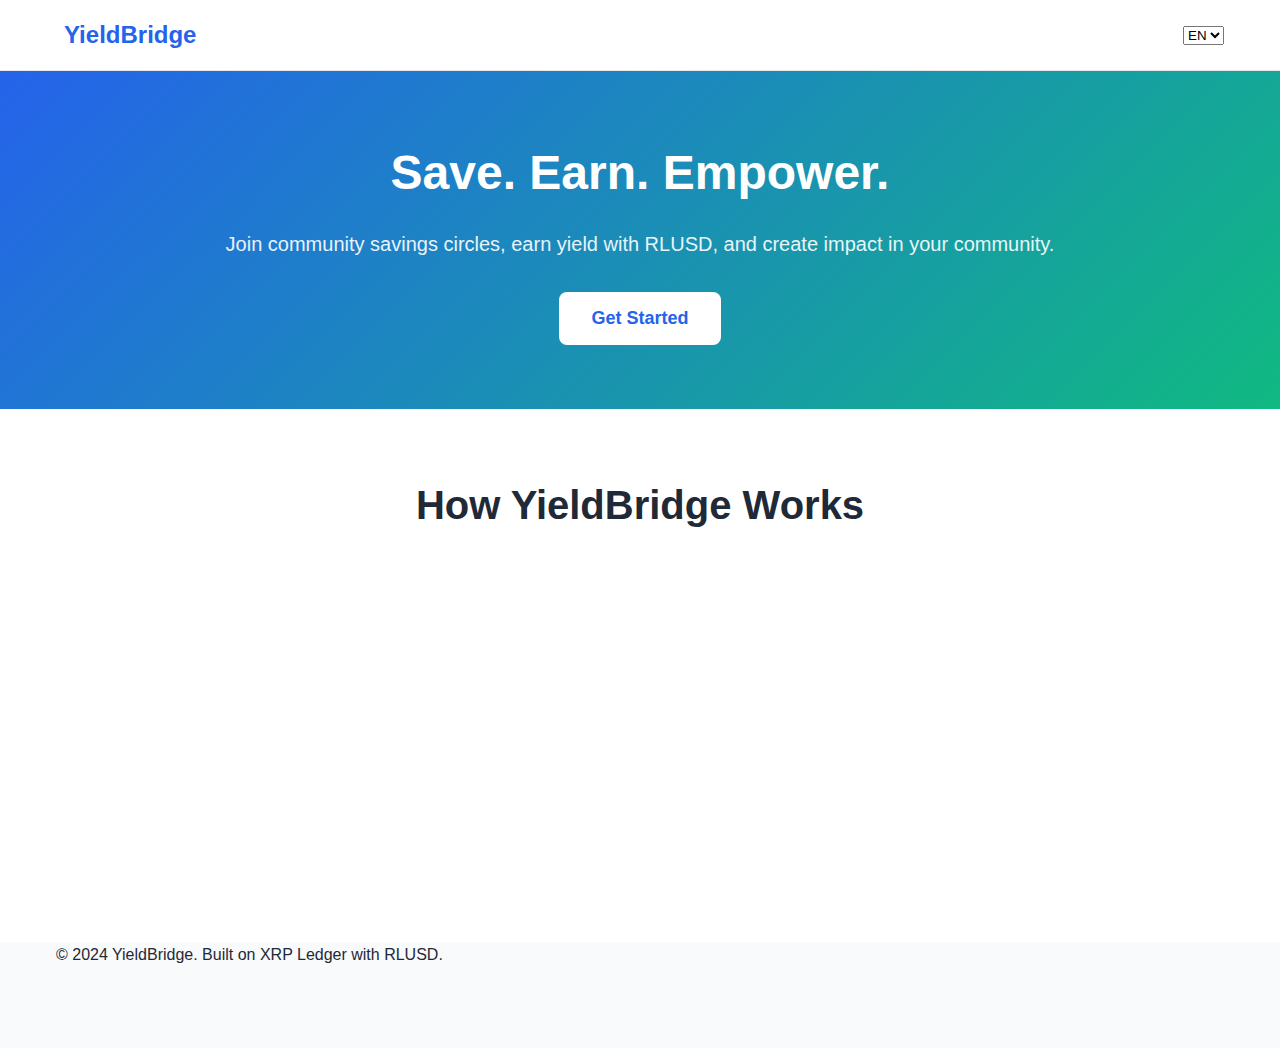
<file: index.html>
<!DOCTYPE html>
<html lang="en">
<head>
    <meta charset="UTF-8">
    <meta name="viewport" content="width=device-width, initial-scale=1.0">
    <title>YieldBridge - Save. Earn. Empower.</title>
    <link rel="stylesheet" href="styles/main.css">
    <link rel="stylesheet" href="https://cdnjs.cloudflare.com/ajax/libs/font-awesome/6.0.0/css/all.min.css">
</head>
<body>
    <header class="header">
        <div class="container">
            <div class="logo">
                <i class="fas fa-bridge-circle-exclamation"></i>
                <span>YieldBridge</span>
            </div>
            <div class="language-selector">
                <select id="languageSelect">
                    <option value="en">EN</option>
                    <option value="es">ES</option>
                    <option value="fr">FR</option>
                </select>
            </div>
        </div>
    </header>

    <main class="landing-main">
        <section class="hero">
            <div class="container">
                <h1 data-translate="hero.title">Save. Earn. Empower.</h1>
                <p data-translate="hero.subtitle">Join community savings circles, earn yield with RLUSD, and create impact in your community.</p>
                <button class="cta-button" onclick="checkWalletAndRedirect()" data-translate="hero.cta">Get Started</button>
            </div>
        </section>

        <section class="explainer">
            <div class="container">
                <h2 data-translate="explainer.title">How YieldBridge Works</h2>
                <div class="steps">
                    <div class="step">
                        <div class="step-icon">
                            <i class="fas fa-wallet"></i>
                        </div>
                        <h3 data-translate="explainer.step1.title">1. Connect Wallet</h3>
                        <p data-translate="explainer.step1.desc">Connect your XRP Ledger wallet or create a new one</p>
                    </div>
                    <div class="step">
                        <div class="step-icon">
                            <i class="fas fa-users"></i>
                        </div>
                        <h3 data-translate="explainer.step2.title">2. Join Savings Circle</h3>
                        <p data-translate="explainer.step2.desc">Connect with community members in trusted savings groups</p>
                    </div>
                    <div class="step">
                        <div class="step-icon">
                            <i class="fas fa-chart-line"></i>
                        </div>
                        <h3 data-translate="explainer.step3.title">3. Earn Yield</h3>
                        <p data-translate="explainer.step3.desc">Generate safe returns through automated DeFi strategies</p>
                    </div>
                    <div class="step">
                        <div class="step-icon">
                            <i class="fas fa-heart"></i>
                        </div>
                        <h3 data-translate="explainer.step4.title">4. Create Impact</h3>
                        <p data-translate="explainer.step4.desc">Donate portion of yield to local community causes</p>
                    </div>
                </div>
            </div>
        </section>
    </main>

    <footer class="footer">
        <div class="container">
            <p>&copy; 2024 YieldBridge. Built on XRP Ledger with RLUSD.</p>
        </div>
    </footer>

    <script src="js/i18n.js"></script>
    <script src="js/main.js"></script>
    <script>
        function checkWalletAndRedirect() {
            const existingWallet = localStorage.getItem('yieldbridge_wallet');
            if (existingWallet) {
                window.location.href = 'dashboard.html';
            } else {
                window.location.href = 'wallet-setup.html';
            }
        }
    </script>
</body>
</html>
</file>
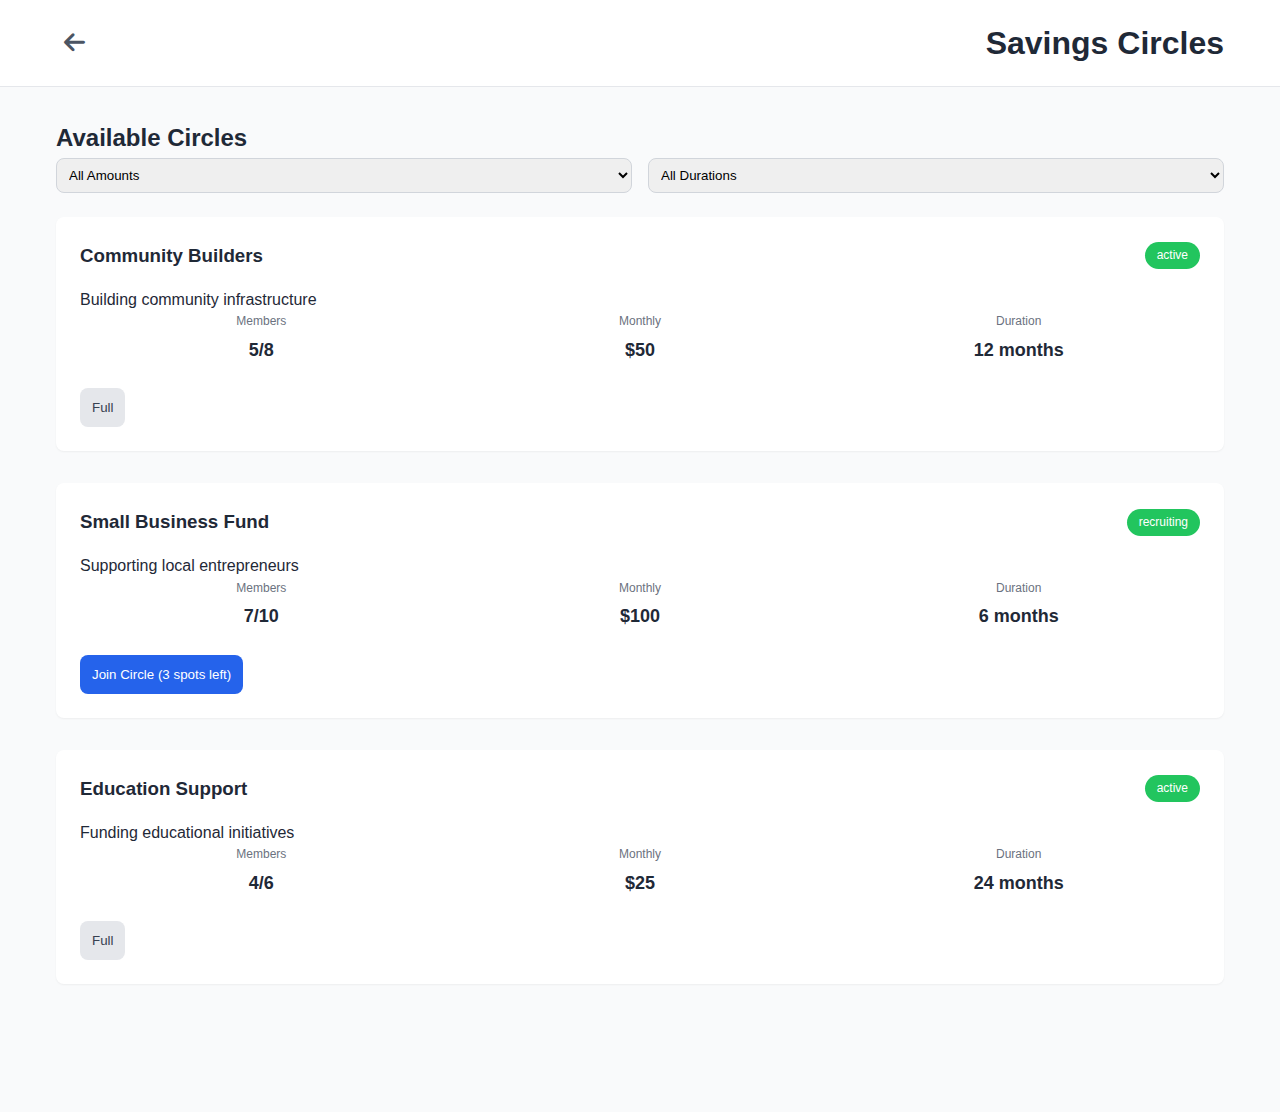
<file: circles.html>
<!DOCTYPE html>
<html lang="en">
<head>
    <meta charset="UTF-8">
    <meta name="viewport" content="width=device-width, initial-scale=1.0">
    <title>Savings Circles - YieldBridge</title>
    <link rel="stylesheet" href="styles/main.css">
    <link rel="stylesheet" href="https://cdnjs.cloudflare.com/ajax/libs/font-awesome/6.0.0/css/all.min.css">
</head>
<body>
    <header class="header">
        <div class="container">
            <a href="dashboard.html" class="back-btn">
                <i class="fas fa-arrow-left"></i>
            </a>
            <h1 data-translate="circles.title">Savings Circles</h1>
        </div>
    </header>

    <main class="circles-main">
        <div class="container">
            <section class="my-circle" id="myCircleSection" style="display: none;">
                <h2 data-translate="circles.myCircle">My Circle</h2>
                <div class="circle-card active-circle">
                    <div class="circle-header">
                        <h3 id="myCircleName">Community Builders</h3>
                        <span class="circle-status" id="myCircleStatus">Active</span>
                    </div>
                    <div class="circle-stats">
                        <div class="stat">
                            <span class="label" data-translate="circles.members">Members</span>
                            <span class="value" id="circleMembers">5/8</span>
                        </div>
                        <div class="stat">
                            <span class="label" data-translate="circles.contribution">Monthly</span>
                            <span class="value" id="monthlyContribution">$50</span>
                        </div>
                        <div class="stat">
                            <span class="label" data-translate="circles.nextPayout">Next Payout</span>
                            <span class="value" id="nextPayout">3 days</span>
                        </div>
                    </div>
                    <div class="payout-rotation">
                        <h4 data-translate="circles.payoutOrder">Payout Order</h4>
                        <div class="member-list" id="memberList">
                            <!-- Dynamic content -->
                        </div>
                    </div>
                </div>
            </section>

            <section class="available-circles">
                <h2 data-translate="circles.available">Available Circles</h2>
                <div class="circle-filters">
                    <select id="contributionFilter">
                        <option value="all" data-translate="circles.filters.all">All Amounts</option>
                        <option value="25">$25/month</option>
                        <option value="50">$50/month</option>
                        <option value="100">$100/month</option>
                    </select>
                    <select id="durationFilter">
                        <option value="all" data-translate="circles.filters.duration">All Durations</option>
                        <option value="6">6 months</option>
                        <option value="12">12 months</option>
                        <option value="24">24 months</option>
                    </select>
                </div>

                <div class="circles-grid" id="circlesGrid">
                    <!-- Dynamic content populated by JavaScript -->
                </div>
            </section>
        </div>
    </main>

    <div id="joinModal" class="modal">
        <div class="modal-content">
            <h3 data-translate="circles.join.title">Join Circle</h3>
            <div id="selectedCircleInfo">
                <!-- Dynamic content -->
            </div>
            <div class="join-terms">
                <p data-translate="circles.join.terms">By joining, you commit to monthly contributions and agree to the payout schedule.</p>
            </div>
            <div class="modal-actions">
                <button onclick="closeJoinModal()" class="secondary-btn" data-translate="circles.join.cancel">Cancel</button>
                <button onclick="confirmJoin()" class="primary-btn" data-translate="circles.join.confirm">Join Circle</button>
            </div>
        </div>
    </div>

    <script src="js/i18n.js"></script>
    <script src="js/circles.js"></script>
</body>
</html>
</file>
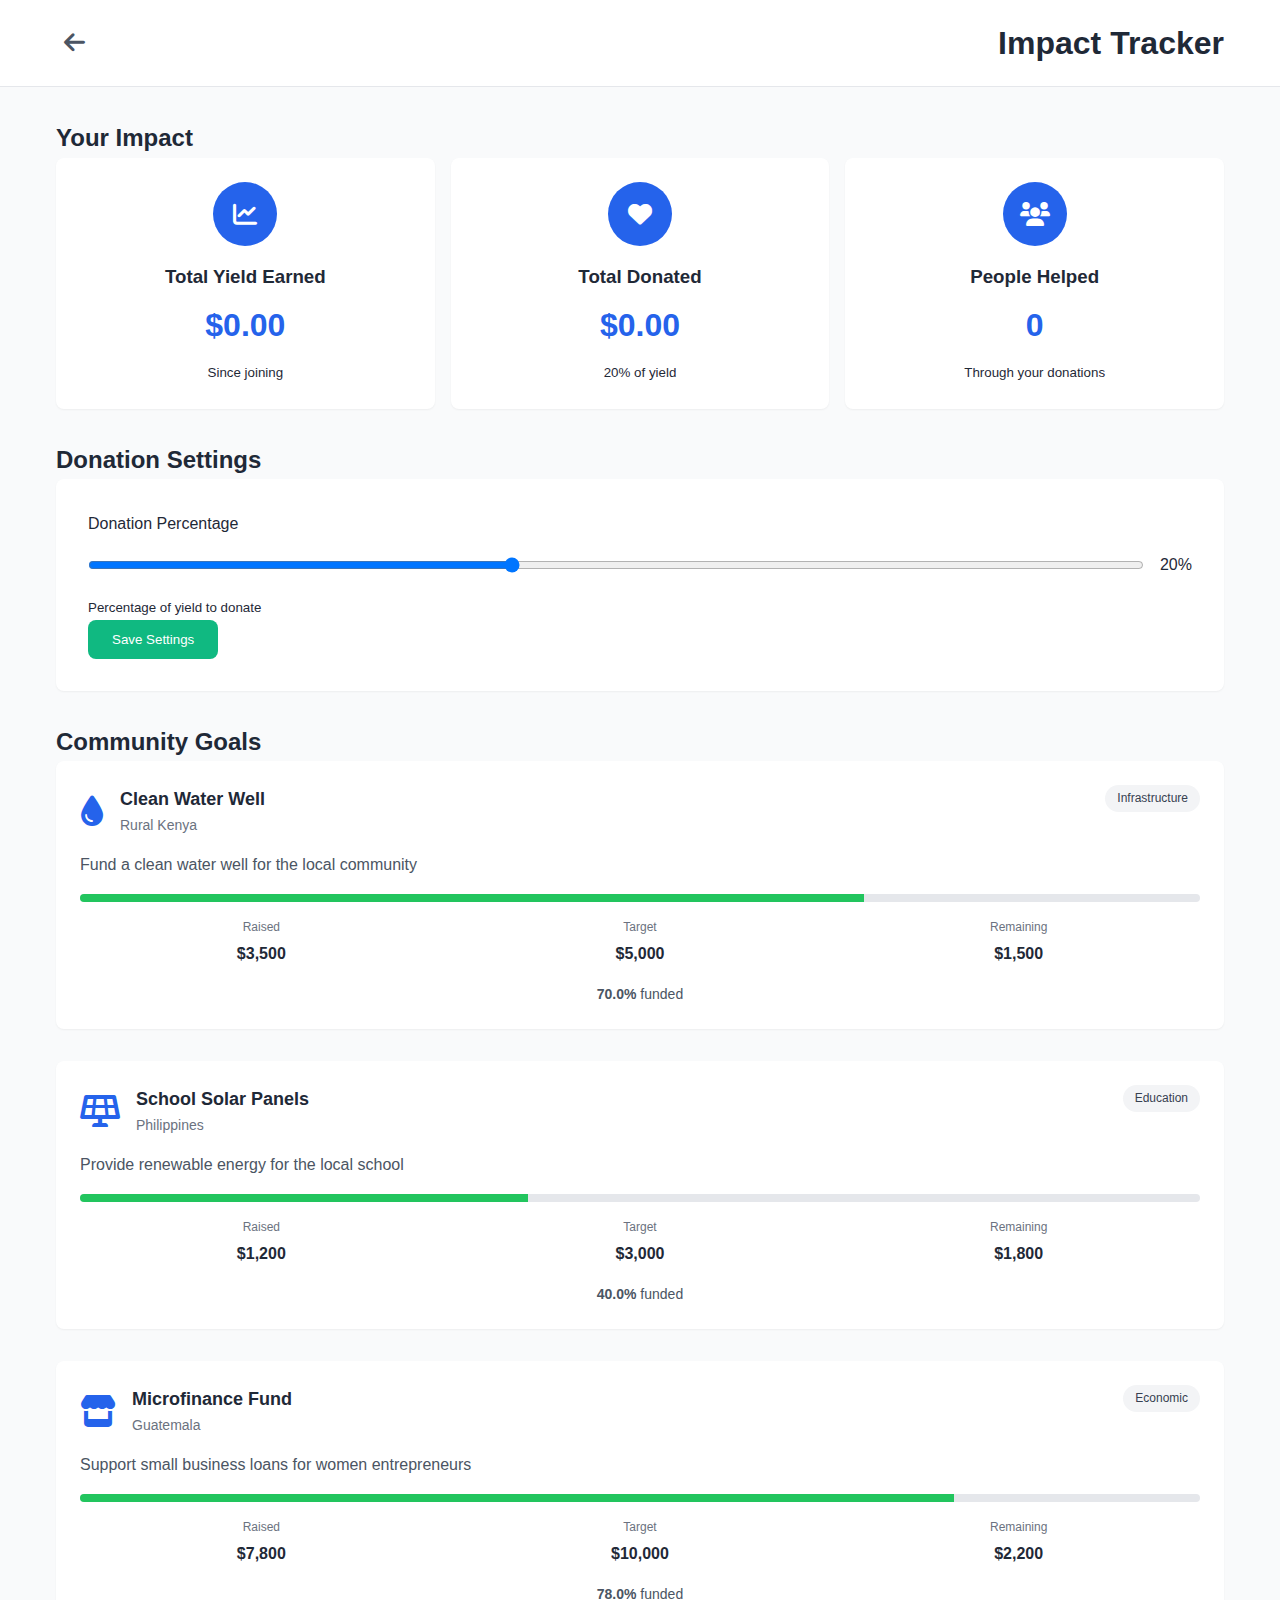
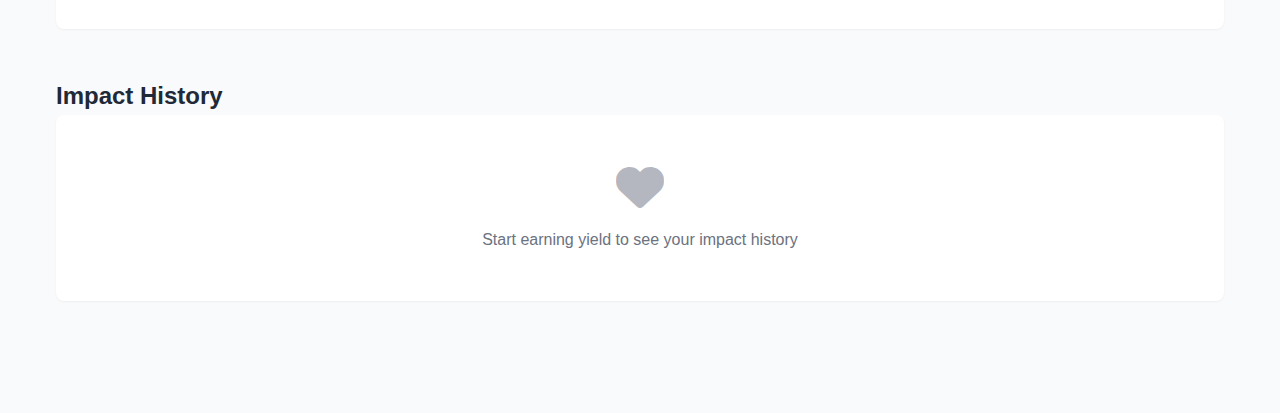
<file: impact.html>
<!DOCTYPE html>
<html lang="en">
<head>
    <meta charset="UTF-8">
    <meta name="viewport" content="width=device-width, initial-scale=1.0">
    <title>Impact Tracker - YieldBridge</title>
    <link rel="stylesheet" href="styles/main.css">
    <link rel="stylesheet" href="https://cdnjs.cloudflare.com/ajax/libs/font-awesome/6.0.0/css/all.min.css">
</head>
<body>
    <header class="header">
        <div class="container">
            <a href="dashboard.html" class="back-btn">
                <i class="fas fa-arrow-left"></i>
            </a>
            <h1 data-translate="impact.title">Impact Tracker</h1>
        </div>
    </header>

    <main class="impact-main">
        <div class="container">
            <section class="personal-impact">
                <h2 data-translate="impact.personal.title">Your Impact</h2>
                <div class="impact-stats">
                    <div class="impact-card">
                        <div class="impact-icon">
                            <i class="fas fa-chart-line"></i>
                        </div>
                        <div class="impact-content">
                            <h3 data-translate="impact.personal.earned">Total Yield Earned</h3>
                            <p class="impact-value">$<span id="totalYield">0.00</span></p>
                            <small data-translate="impact.personal.earnedSince">Since joining</small>
                        </div>
                    </div>
                    <div class="impact-card">
                        <div class="impact-icon">
                            <i class="fas fa-heart"></i>
                        </div>
                        <div class="impact-content">
                            <h3 data-translate="impact.personal.donated">Total Donated</h3>
                            <p class="impact-value">$<span id="totalDonated">0.00</span></p>
                            <small data-translate="impact.personal.donatedPercent">20% of yield</small>
                        </div>
                    </div>
                    <div class="impact-card">
                        <div class="impact-icon">
                            <i class="fas fa-users"></i>
                        </div>
                        <div class="impact-content">
                            <h3 data-translate="impact.personal.helped">People Helped</h3>
                            <p class="impact-value"><span id="peopleHelped">0</span></p>
                            <small data-translate="impact.personal.helpedDesc">Through your donations</small>
                        </div>
                    </div>
                </div>
            </section>

            <section class="donation-settings">
                <h2 data-translate="impact.settings.title">Donation Settings</h2>
                <div class="settings-card">
                    <div class="setting-item">
                        <label for="donationPercentage" data-translate="impact.settings.percentage">Donation Percentage</label>
                        <div class="percentage-slider">
                            <input type="range" id="donationPercentage" min="0" max="50" value="20" step="5">
                            <span id="percentageValue">20%</span>
                        </div>
                        <small data-translate="impact.settings.percentageHelp">Percentage of yield to donate</small>
                    </div>
                    <button class="save-settings-btn" onclick="saveSettings()" data-translate="impact.settings.save">Save Settings</button>
                </div>
            </section>

            <section class="community-goals">
                <h2 data-translate="impact.goals.title">Community Goals</h2>
                <div class="goals-grid" id="goalsGrid">
                    <!-- Dynamic content populated by JavaScript -->
                </div>
            </section>

            <section class="impact-history">
                <h2 data-translate="impact.history.title">Impact History</h2>
                <div class="history-list" id="historyList">
                    <!-- Dynamic content populated by JavaScript -->
                </div>
            </section>
        </div>
    </main>

    <script src="js/i18n.js"></script>
    <script src="js/impact.js"></script>
</body>
</html>
</file>
<file: styles/main.css>
:root {
    --primary-color: #2563eb;
    --primary-dark: #1d4ed8;
    --secondary-color: #10b981;
    --accent-color: #f59e0b;
    --danger-color: #ef4444;
    --success-color: #22c55e;
    --warning-color: #f59e0b;
    --dark-color: #1f2937;
    --light-color: #f9fafb;
    --gray-100: #f3f4f6;
    --gray-200: #e5e7eb;
    --gray-300: #d1d5db;
    --gray-400: #9ca3af;
    --gray-500: #6b7280;
    --gray-600: #4b5563;
    --gray-700: #374151;
    --gray-800: #1f2937;
    --gray-900: #111827;
    --border-radius: 8px;
    --shadow-sm: 0 1px 2px 0 rgba(0, 0, 0, 0.05);
    --shadow-md: 0 4px 6px -1px rgba(0, 0, 0, 0.1);
    --shadow-lg: 0 10px 15px -3px rgba(0, 0, 0, 0.1);
}

* {
    margin: 0;
    padding: 0;
    box-sizing: border-box;
}

body {
    font-family: -apple-system, BlinkMacSystemFont, 'Segoe UI', Roboto, Oxygen, Ubuntu, Cantarell, sans-serif;
    line-height: 1.6;
    color: var(--gray-800);
    background-color: var(--light-color);
    min-height: 100vh;
    padding-bottom: 80px;
}

.container {
    max-width: 1200px;
    margin: 0 auto;
    padding: 0 1rem;
}

/* Header */
.header {
    background: white;
    border-bottom: 1px solid var(--gray-200);
    padding: 1rem 0;
    position: sticky;
    top: 0;
    z-index: 100;
}

.header .container {
    display: flex;
    justify-content: space-between;
    align-items: center;
}

.logo {
    display: flex;
    align-items: center;
    gap: 0.5rem;
    font-size: 1.5rem;
    font-weight: bold;
    color: var(--primary-color);
}

.logo i {
    font-size: 2rem;
}

.back-btn {
    background: none;
    border: none;
    font-size: 1.5rem;
    color: var(--gray-600);
    cursor: pointer;
    text-decoration: none;
    padding: 0.5rem;
    border-radius: var(--border-radius);
    transition: background-color 0.2s;
}

.back-btn:hover {
    background-color: var(--gray-100);
}

.wallet-status {
    display: flex;
    align-items: center;
    gap: 0.5rem;
    font-size: 0.875rem;
}

.wallet-status .connected {
    color: var(--success-color);
}

.wallet-status .disconnected {
    color: var(--danger-color);
}

/* Navigation */
.bottom-nav {
    position: fixed;
    bottom: 0;
    left: 0;
    right: 0;
    background: white;
    border-top: 1px solid var(--gray-200);
    display: flex;
    justify-content: space-around;
    padding: 0.5rem 0;
    z-index: 100;
}

.nav-item {
    display: flex;
    flex-direction: column;
    align-items: center;
    gap: 0.25rem;
    padding: 0.5rem;
    text-decoration: none;
    color: var(--gray-500);
    transition: color 0.2s;
    border-radius: var(--border-radius);
}

.nav-item.active,
.nav-item:hover {
    color: var(--primary-color);
}

.nav-item i {
    font-size: 1.25rem;
}

.nav-item span {
    font-size: 0.75rem;
    font-weight: 500;
}

/* Landing Page */
.landing-main {
    min-height: calc(100vh - 140px);
}

.hero {
    background: linear-gradient(135deg, var(--primary-color) 0%, var(--secondary-color) 100%);
    color: white;
    padding: 4rem 0;
    text-align: center;
}

.hero h1 {
    font-size: 3rem;
    font-weight: bold;
    margin-bottom: 1rem;
}

.hero p {
    font-size: 1.25rem;
    margin-bottom: 2rem;
    opacity: 0.9;
}

.cta-button {
    background: white;
    color: var(--primary-color);
    border: none;
    padding: 1rem 2rem;
    font-size: 1.125rem;
    font-weight: 600;
    border-radius: var(--border-radius);
    cursor: pointer;
    transition: transform 0.2s, box-shadow 0.2s;
}

.cta-button:hover {
    transform: translateY(-2px);
    box-shadow: var(--shadow-lg);
}

.explainer {
    padding: 4rem 0;
    background: white;
}

.explainer h2 {
    text-align: center;
    font-size: 2.5rem;
    margin-bottom: 3rem;
    color: var(--gray-800);
}

.steps {
    display: grid;
    grid-template-columns: repeat(auto-fit, minmax(250px, 1fr));
    gap: 2rem;
}

.step {
    text-align: center;
    padding: 2rem;
    border-radius: var(--border-radius);
    background: var(--gray-50);
}

.step-icon {
    background: var(--primary-color);
    color: white;
    width: 4rem;
    height: 4rem;
    border-radius: 50%;
    display: flex;
    align-items: center;
    justify-content: center;
    margin: 0 auto 1rem;
    font-size: 1.5rem;
}

.step h3 {
    font-size: 1.25rem;
    margin-bottom: 0.5rem;
    color: var(--gray-800);
}

.step p {
    color: var(--gray-600);
}

/* Dashboard */
.dashboard-main {
    padding: 2rem 0;
}

.balance-card {
    background: linear-gradient(135deg, var(--primary-color) 0%, var(--primary-dark) 100%);
    color: white;
    padding: 2rem;
    border-radius: var(--border-radius);
    margin-bottom: 2rem;
    position: relative;
}

.balance-card h2 {
    font-size: 1.125rem;
    margin-bottom: 0.5rem;
    opacity: 0.9;
}

.balance-amount {
    display: flex;
    align-items: baseline;
    gap: 0.5rem;
}

.currency {
    font-size: 1rem;
    opacity: 0.8;
}

.amount {
    font-size: 2.5rem;
    font-weight: bold;
}

.refresh-btn {
    position: absolute;
    top: 1rem;
    right: 1rem;
    background: rgba(255, 255, 255, 0.2);
    border: none;
    color: white;
    padding: 0.5rem;
    border-radius: 50%;
    cursor: pointer;
    transition: background-color 0.2s;
}

.refresh-btn:hover {
    background: rgba(255, 255, 255, 0.3);
}

.stats-grid {
    display: grid;
    grid-template-columns: repeat(auto-fit, minmax(200px, 1fr));
    gap: 1rem;
    margin-bottom: 2rem;
}

.stat-card {
    background: white;
    padding: 1.5rem;
    border-radius: var(--border-radius);
    box-shadow: var(--shadow-sm);
    display: flex;
    align-items: center;
    gap: 1rem;
}

.stat-icon {
    background: var(--gray-100);
    color: var(--primary-color);
    width: 3rem;
    height: 3rem;
    border-radius: 50%;
    display: flex;
    align-items: center;
    justify-content: center;
    font-size: 1.25rem;
}

.stat-content h3 {
    font-size: 0.875rem;
    color: var(--gray-600);
    margin-bottom: 0.25rem;
}

.stat-value {
    font-size: 1.25rem;
    font-weight: bold;
    color: var(--gray-800);
}

.quick-actions {
    background: white;
    padding: 2rem;
    border-radius: var(--border-radius);
    box-shadow: var(--shadow-sm);
}

.quick-actions h2 {
    margin-bottom: 1.5rem;
    color: var(--gray-800);
}

.action-buttons {
    display: grid;
    grid-template-columns: repeat(auto-fit, minmax(200px, 1fr));
    gap: 1rem;
}

.action-btn {
    display: flex;
    align-items: center;
    gap: 0.75rem;
    padding: 1rem;
    background: var(--gray-50);
    color: var(--gray-700);
    text-decoration: none;
    border-radius: var(--border-radius);
    transition: background-color 0.2s, transform 0.2s;
}

.action-btn:hover {
    background: var(--gray-100);
    transform: translateY(-1px);
}

.action-btn i {
    font-size: 1.25rem;
    color: var(--primary-color);
}

/* Forms */
.deposit-main,
.remittance-main,
.circles-main,
.impact-main {
    padding: 2rem 0;
}

.deposit-form,
.send-form {
    background: white;
    padding: 2rem;
    border-radius: var(--border-radius);
    box-shadow: var(--shadow-sm);
    max-width: 500px;
    margin: 0 auto;
}

.balance-display {
    text-align: center;
    padding: 1rem;
    background: var(--gray-50);
    border-radius: var(--border-radius);
    margin-bottom: 2rem;
}

.balance-display h3 {
    font-size: 0.875rem;
    color: var(--gray-600);
    margin-bottom: 0.5rem;
}

.balance-display .balance {
    font-size: 1.5rem;
    font-weight: bold;
    color: var(--gray-800);
}

.input-group {
    margin-bottom: 1.5rem;
}

.input-group label {
    display: block;
    font-weight: 500;
    margin-bottom: 0.5rem;
    color: var(--gray-700);
}

.input-group input,
.input-group select {
    width: 100%;
    padding: 0.75rem;
    border: 1px solid var(--gray-300);
    border-radius: var(--border-radius);
    font-size: 1rem;
    transition: border-color 0.2s;
}

.input-group input:focus,
.input-group select:focus {
    outline: none;
    border-color: var(--primary-color);
    box-shadow: 0 0 0 3px rgba(37, 99, 235, 0.1);
}

.amount-input {
    position: relative;
}

.currency-symbol {
    position: absolute;
    left: 0.75rem;
    top: 50%;
    transform: translateY(-50%);
    color: var(--gray-500);
    font-weight: 500;
}

.amount-input input {
    padding-left: 4rem;
}

.input-group small {
    color: var(--gray-500);
    font-size: 0.875rem;
    margin-top: 0.25rem;
    display: block;
}

.quick-amounts {
    display: flex;
    gap: 0.5rem;
    margin-bottom: 1.5rem;
}

.quick-amount {
    flex: 1;
    padding: 0.5rem;
    background: var(--gray-100);
    border: 1px solid var(--gray-300);
    border-radius: var(--border-radius);
    cursor: pointer;
    transition: background-color 0.2s;
}

.quick-amount:hover {
    background: var(--gray-200);
}

.deposit-info,
.remittance-benefits {
    margin: 1.5rem 0;
}

.info-item,
.benefit-item {
    display: flex;
    align-items: center;
    gap: 0.5rem;
    margin-bottom: 0.75rem;
    color: var(--gray-600);
    font-size: 0.875rem;
}

.info-item i,
.benefit-item i {
    color: var(--success-color);
}

.deposit-btn,
.send-btn {
    width: 100%;
    background: var(--primary-color);
    color: white;
    border: none;
    padding: 1rem;
    font-size: 1.125rem;
    font-weight: 600;
    border-radius: var(--border-radius);
    cursor: pointer;
    transition: background-color 0.2s;
    display: flex;
    align-items: center;
    justify-content: center;
    gap: 0.5rem;
}

.deposit-btn:hover,
.send-btn:hover {
    background: var(--primary-dark);
}

.transaction-summary {
    background: var(--gray-50);
    padding: 1rem;
    border-radius: var(--border-radius);
    margin: 1.5rem 0;
}

.transaction-summary h4 {
    margin-bottom: 0.75rem;
    color: var(--gray-700);
}

.summary-row {
    display: flex;
    justify-content: space-between;
    margin-bottom: 0.5rem;
    font-size: 0.875rem;
}

.summary-row.total {
    border-top: 1px solid var(--gray-300);
    padding-top: 0.5rem;
    margin-top: 0.5rem;
    font-weight: bold;
}

/* Circles */
.circle-card {
    background: white;
    padding: 1.5rem;
    border-radius: var(--border-radius);
    box-shadow: var(--shadow-sm);
    margin-bottom: 1rem;
}

.circle-header {
    display: flex;
    justify-content: space-between;
    align-items: center;
    margin-bottom: 1rem;
}

.circle-status {
    background: var(--success-color);
    color: white;
    padding: 0.25rem 0.75rem;
    border-radius: 999px;
    font-size: 0.75rem;
    font-weight: 500;
}

.circle-stats {
    display: grid;
    grid-template-columns: repeat(3, 1fr);
    gap: 1rem;
    margin-bottom: 1.5rem;
}

.stat {
    text-align: center;
}

.stat .label {
    display: block;
    font-size: 0.75rem;
    color: var(--gray-500);
    margin-bottom: 0.25rem;
}

.stat .value {
    font-size: 1.125rem;
    font-weight: bold;
    color: var(--gray-800);
}

.member-list {
    display: flex;
    flex-wrap: wrap;
    gap: 0.5rem;
}

.member {
    background: var(--gray-100);
    padding: 0.5rem 0.75rem;
    border-radius: 999px;
    font-size: 0.875rem;
}

.member.active {
    background: var(--primary-color);
    color: white;
}

.circles-grid {
    display: grid;
    gap: 1rem;
}

.circle-filters {
    display: flex;
    gap: 1rem;
    margin-bottom: 1.5rem;
}

.circle-filters select {
    flex: 1;
    padding: 0.5rem;
    border: 1px solid var(--gray-300);
    border-radius: var(--border-radius);
}

/* Impact */
.impact-stats {
    display: grid;
    grid-template-columns: repeat(auto-fit, minmax(250px, 1fr));
    gap: 1rem;
    margin-bottom: 2rem;
}

.impact-card {
    background: white;
    padding: 1.5rem;
    border-radius: var(--border-radius);
    box-shadow: var(--shadow-sm);
    text-align: center;
}

.impact-icon {
    background: var(--primary-color);
    color: white;
    width: 4rem;
    height: 4rem;
    border-radius: 50%;
    display: flex;
    align-items: center;
    justify-content: center;
    margin: 0 auto 1rem;
    font-size: 1.5rem;
}

.impact-value {
    font-size: 2rem;
    font-weight: bold;
    color: var(--primary-color);
    margin: 0.5rem 0;
}

.settings-card {
    background: white;
    padding: 2rem;
    border-radius: var(--border-radius);
    box-shadow: var(--shadow-sm);
    margin-bottom: 2rem;
}

.percentage-slider {
    display: flex;
    align-items: center;
    gap: 1rem;
    margin: 1rem 0;
}

.percentage-slider input[type="range"] {
    flex: 1;
}

.goals-grid {
    display: grid;
    gap: 1rem;
    margin-bottom: 2rem;
}

.goal-card {
    background: white;
    padding: 1.5rem;
    border-radius: var(--border-radius);
    box-shadow: var(--shadow-sm);
}

.goal-header {
    display: flex;
    justify-content: space-between;
    align-items: center;
    margin-bottom: 1rem;
}

.goal-progress {
    background: var(--gray-200);
    height: 0.5rem;
    border-radius: 999px;
    overflow: hidden;
    margin-bottom: 0.5rem;
}

.goal-progress-bar {
    background: var(--success-color);
    height: 100%;
    transition: width 0.3s;
}

.history-list {
    background: white;
    border-radius: var(--border-radius);
    box-shadow: var(--shadow-sm);
}

.history-item {
    padding: 1rem;
    border-bottom: 1px solid var(--gray-200);
    display: flex;
    justify-content: space-between;
    align-items: center;
}

.history-item:last-child {
    border-bottom: none;
}

/* Modals */
.modal {
    display: none;
    position: fixed;
    top: 0;
    left: 0;
    width: 100%;
    height: 100%;
    background: rgba(0, 0, 0, 0.5);
    z-index: 1000;
    padding: 1rem;
}

.modal-content {
    background: white;
    border-radius: var(--border-radius);
    padding: 2rem;
    max-width: 500px;
    margin: 10vh auto;
    max-height: 80vh;
    overflow-y: auto;
}

.modal-actions {
    display: flex;
    gap: 1rem;
    margin-top: 2rem;
}

.primary-btn,
.secondary-btn {
    flex: 1;
    padding: 0.75rem;
    border: none;
    border-radius: var(--border-radius);
    font-weight: 500;
    cursor: pointer;
    transition: background-color 0.2s;
}

.primary-btn {
    background: var(--primary-color);
    color: white;
}

.primary-btn:hover {
    background: var(--primary-dark);
}

.secondary-btn {
    background: var(--gray-200);
    color: var(--gray-700);
}

.secondary-btn:hover {
    background: var(--gray-300);
}

.success-animation {
    text-align: center;
    margin-bottom: 1rem;
}

.success-animation i {
    font-size: 4rem;
    color: var(--success-color);
}

.save-settings-btn {
    background: var(--secondary-color);
    color: white;
    border: none;
    padding: 0.75rem 1.5rem;
    border-radius: var(--border-radius);
    font-weight: 500;
    cursor: pointer;
    transition: background-color 0.2s;
}

.save-settings-btn:hover {
    background: #059669;
}

/* Toast Notifications */
.toast {
    position: fixed;
    top: 20px;
    right: 20px;
    padding: 1rem 1.5rem;
    border-radius: var(--border-radius);
    color: white;
    font-weight: 500;
    z-index: 1001;
    transform: translateX(100%);
    transition: transform 0.3s ease;
    max-width: 300px;
}

.toast.show {
    transform: translateX(0);
}

.toast-info {
    background: var(--primary-color);
}

.toast-success {
    background: var(--success-color);
}

.toast-error {
    background: var(--danger-color);
}

.toast-warning {
    background: var(--warning-color);
}

/* Animations */
@keyframes fadeInUp {
    from {
        opacity: 0;
        transform: translateY(20px);
    }
    to {
        opacity: 1;
        transform: translateY(0);
    }
}

.animate-in {
    animation: fadeInUp 0.6s ease forwards;
}

.step {
    opacity: 0;
    transform: translateY(20px);
}

/* Loading states */
.loading {
    position: relative;
    opacity: 0.7;
    pointer-events: none;
}

.loading::after {
    content: '';
    position: absolute;
    top: 50%;
    left: 50%;
    width: 20px;
    height: 20px;
    margin: -10px 0 0 -10px;
    border: 2px solid transparent;
    border-top: 2px solid currentColor;
    border-radius: 50%;
    animation: spin 1s linear infinite;
}

@keyframes spin {
    0% { transform: rotate(0deg); }
    100% { transform: rotate(360deg); }
}

/* Modal improvements */
.modal.show {
    display: block;
}

.modal-content {
    animation: slideInDown 0.3s ease;
}

@keyframes slideInDown {
    from {
        opacity: 0;
        transform: translateY(-20px);
    }
    to {
        opacity: 1;
        transform: translateY(0);
    }
}

/* Responsive */
@media (max-width: 768px) {
    .hero h1 {
        font-size: 2rem;
    }

    .hero p {
        font-size: 1rem;
    }

    .steps {
        grid-template-columns: 1fr;
    }

    .stats-grid {
        grid-template-columns: 1fr;
    }

    .action-buttons {
        grid-template-columns: 1fr;
    }

    .circle-stats {
        grid-template-columns: 1fr;
        gap: 0.5rem;
    }

    .impact-stats {
        grid-template-columns: 1fr;
    }

    .modal-content {
        margin: 5vh auto;
        max-height: 90vh;
    }
}

/* Wallet Setup */
.wallet-setup-main {
    min-height: calc(100vh - 80px);
    display: flex;
    align-items: center;
    padding: 2rem 0;
}

.wallet-setup-card {
    background: white;
    border-radius: var(--border-radius);
    box-shadow: var(--shadow-lg);
    padding: 3rem;
    max-width: 600px;
    margin: 0 auto;
}

.setup-header {
    text-align: center;
    margin-bottom: 3rem;
}

.setup-icon {
    background: linear-gradient(135deg, var(--primary-color), var(--secondary-color));
    color: white;
    width: 5rem;
    height: 5rem;
    border-radius: 50%;
    display: flex;
    align-items: center;
    justify-content: center;
    margin: 0 auto 1.5rem;
    font-size: 2rem;
}

.setup-header h1 {
    font-size: 2rem;
    margin-bottom: 0.5rem;
    color: var(--gray-800);
}

.setup-header p {
    color: var(--gray-600);
    font-size: 1.1rem;
}

.wallet-options {
    margin-bottom: 2rem;
}

.wallet-option {
    display: flex;
    align-items: center;
    padding: 1.5rem;
    border: 2px solid var(--gray-200);
    border-radius: var(--border-radius);
    margin-bottom: 1rem;
    cursor: pointer;
    transition: all 0.2s ease;
}

.wallet-option:hover {
    border-color: var(--primary-color);
    background: var(--gray-50);
}

.wallet-option.existing-wallet {
    border-color: var(--success-color);
    background: #f0fdf4;
}

.option-icon {
    background: var(--gray-100);
    color: var(--primary-color);
    width: 3rem;
    height: 3rem;
    border-radius: 50%;
    display: flex;
    align-items: center;
    justify-content: center;
    margin-right: 1rem;
    font-size: 1.25rem;
}

.wallet-option.existing-wallet .option-icon {
    background: var(--success-color);
    color: white;
}

.option-content {
    flex: 1;
}

.option-content h3 {
    margin: 0 0 0.25rem 0;
    font-size: 1.125rem;
    color: var(--gray-800);
}

.option-content p {
    margin: 0;
    color: var(--gray-600);
    font-size: 0.875rem;
}

.option-arrow {
    color: var(--gray-400);
}

.network-selector {
    border-top: 1px solid var(--gray-200);
    padding-top: 2rem;
}

.network-selector h4 {
    margin-bottom: 1rem;
    color: var(--gray-800);
}

.network-options {
    display: grid;
    gap: 1rem;
}

.network-option {
    display: flex;
    align-items: center;
    padding: 1rem;
    border: 1px solid var(--gray-300);
    border-radius: var(--border-radius);
    cursor: pointer;
    transition: border-color 0.2s;
}

.network-option:hover {
    border-color: var(--primary-color);
}

.network-option input[type="radio"] {
    display: none;
}

.radio-custom {
    width: 1.25rem;
    height: 1.25rem;
    border: 2px solid var(--gray-300);
    border-radius: 50%;
    margin-right: 1rem;
    position: relative;
    transition: border-color 0.2s;
}

.network-option input[type="radio"]:checked + .radio-custom {
    border-color: var(--primary-color);
}

.network-option input[type="radio"]:checked + .radio-custom::after {
    content: '';
    position: absolute;
    top: 50%;
    left: 50%;
    transform: translate(-50%, -50%);
    width: 0.5rem;
    height: 0.5rem;
    background: var(--primary-color);
    border-radius: 50%;
}

.network-info strong {
    display: block;
    color: var(--gray-800);
}

.network-info small {
    color: var(--gray-600);
}

/* Wallet Creation Steps */
.creation-step {
    display: flex;
    align-items: center;
    padding: 1rem;
    margin-bottom: 1rem;
    border-radius: var(--border-radius);
    opacity: 0.5;
    transition: opacity 0.3s;
}

.creation-step.active {
    opacity: 1;
    background: var(--gray-50);
}

.creation-step.completed {
    opacity: 1;
}

.creation-step .step-icon {
    width: 3rem;
    height: 3rem;
    border-radius: 50%;
    background: var(--gray-200);
    display: flex;
    align-items: center;
    justify-content: center;
    margin-right: 1rem;
    color: var(--gray-600);
}

.creation-step.active .step-icon {
    background: var(--primary-color);
    color: white;
}

.creation-step.completed .step-icon {
    background: var(--success-color);
    color: white;
}

.creation-step h4 {
    margin: 0 0 0.25rem 0;
    color: var(--gray-800);
}

.creation-step p {
    margin: 0;
    color: var(--gray-600);
    font-size: 0.875rem;
}

/* Wallet Details */
.wallet-info {
    margin: 1.5rem 0;
}

.info-item {
    margin-bottom: 1rem;
}

.info-item label {
    display: block;
    font-weight: 500;
    margin-bottom: 0.5rem;
    color: var(--gray-700);
}

.address-display,
.seed-display {
    display: flex;
    align-items: center;
    gap: 0.5rem;
    padding: 0.75rem;
    background: var(--gray-50);
    border-radius: var(--border-radius);
    border: 1px solid var(--gray-200);
}

.address-display span,
.seed-display span {
    flex: 1;
    font-family: monospace;
    font-size: 0.875rem;
    word-break: break-all;
}

.copy-btn {
    background: var(--primary-color);
    color: white;
    border: none;
    padding: 0.5rem;
    border-radius: 4px;
    cursor: pointer;
    transition: background-color 0.2s;
}

.copy-btn:hover {
    background: var(--primary-dark);
}

.security-warning {
    display: flex;
    align-items: flex-start;
    gap: 0.75rem;
    padding: 1rem;
    background: #fef3cd;
    border: 1px solid #fecaca;
    border-radius: var(--border-radius);
    margin-top: 1rem;
}

.security-warning i {
    color: var(--warning-color);
    margin-top: 0.125rem;
}

.security-warning p {
    margin: 0;
    font-size: 0.875rem;
    color: var(--gray-700);
}

/* Import Status */
.import-status .error {
    color: var(--danger-color);
    background: #fef2f2;
    border: 1px solid #fecaca;
    padding: 0.75rem;
    border-radius: var(--border-radius);
    margin: 1rem 0;
}

.import-status .success {
    color: var(--success-color);
    background: #f0fdf4;
    border: 1px solid #bbf7d0;
    padding: 0.75rem;
    border-radius: var(--border-radius);
    margin: 1rem 0;
}

.import-status .info {
    color: var(--primary-color);
    background: #eff6ff;
    border: 1px solid #bfdbfe;
    padding: 0.75rem;
    border-radius: var(--border-radius);
    margin: 1rem 0;
}
</file>
